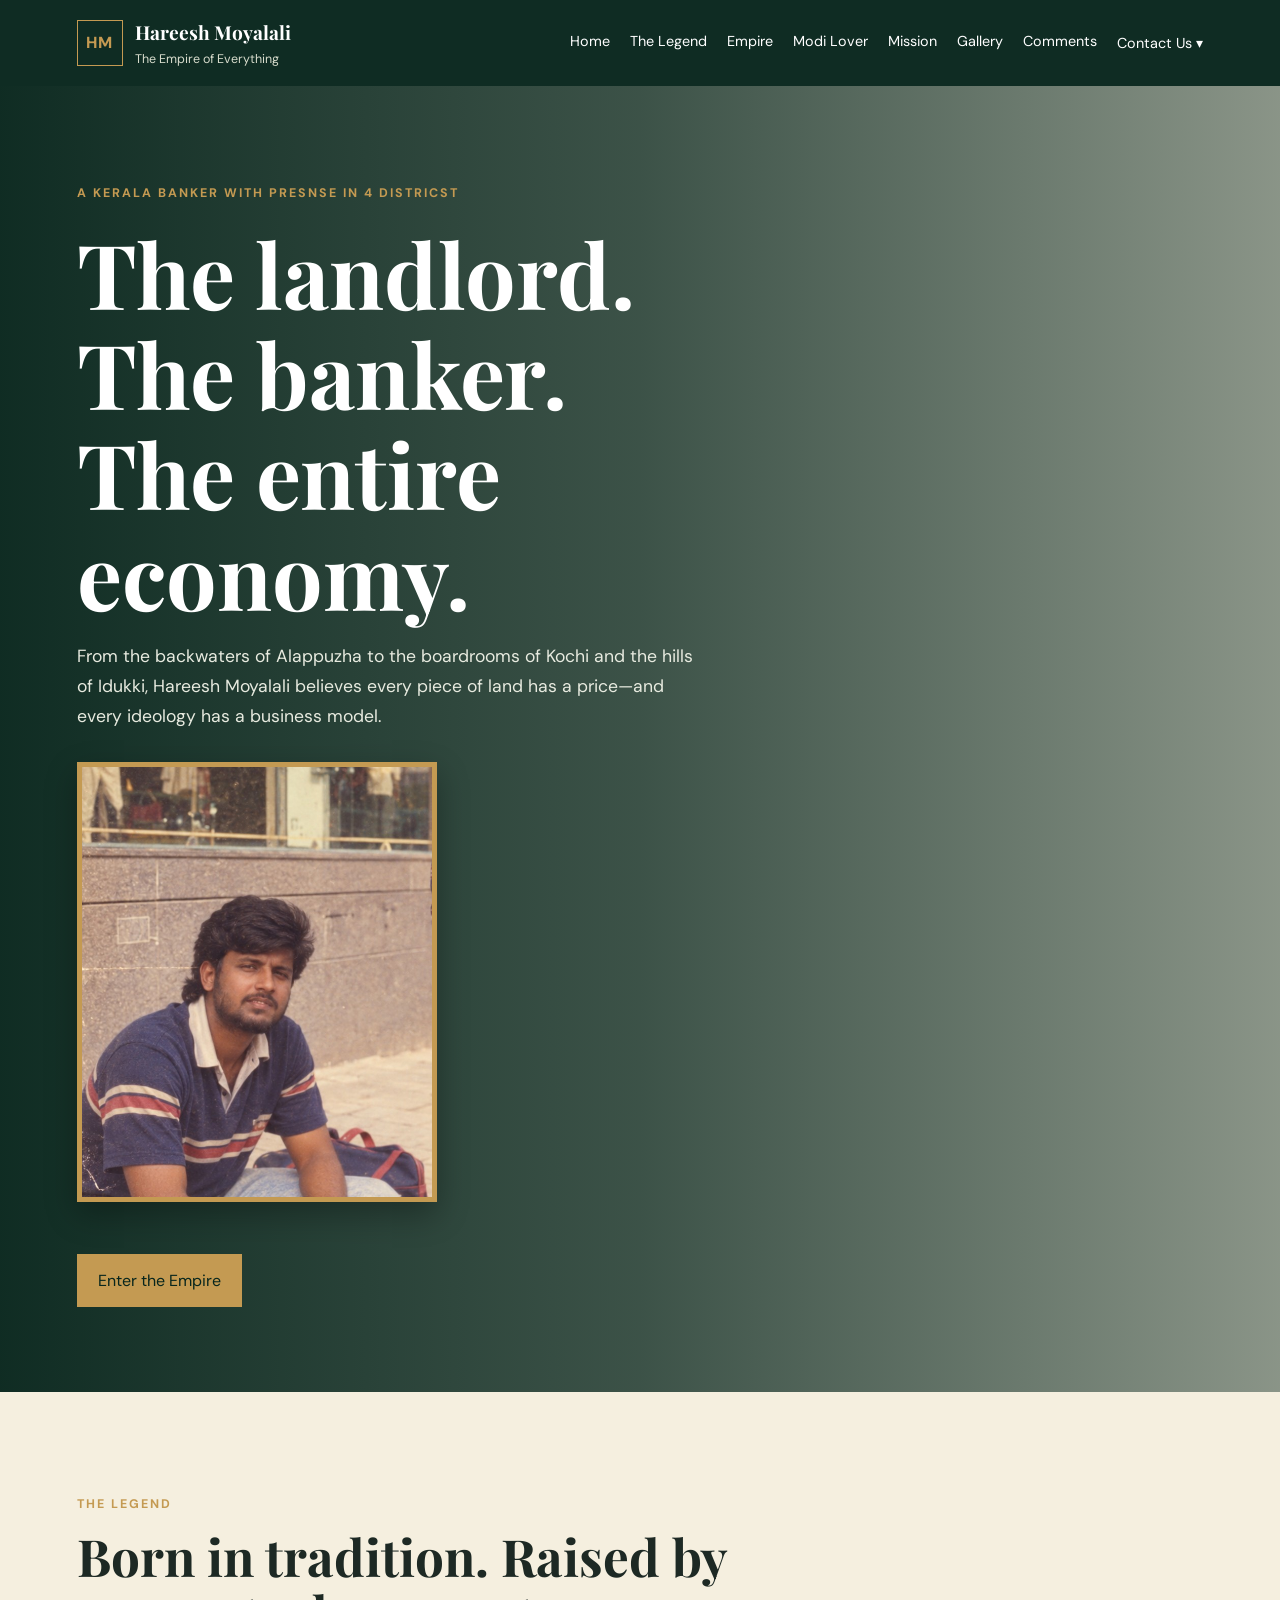
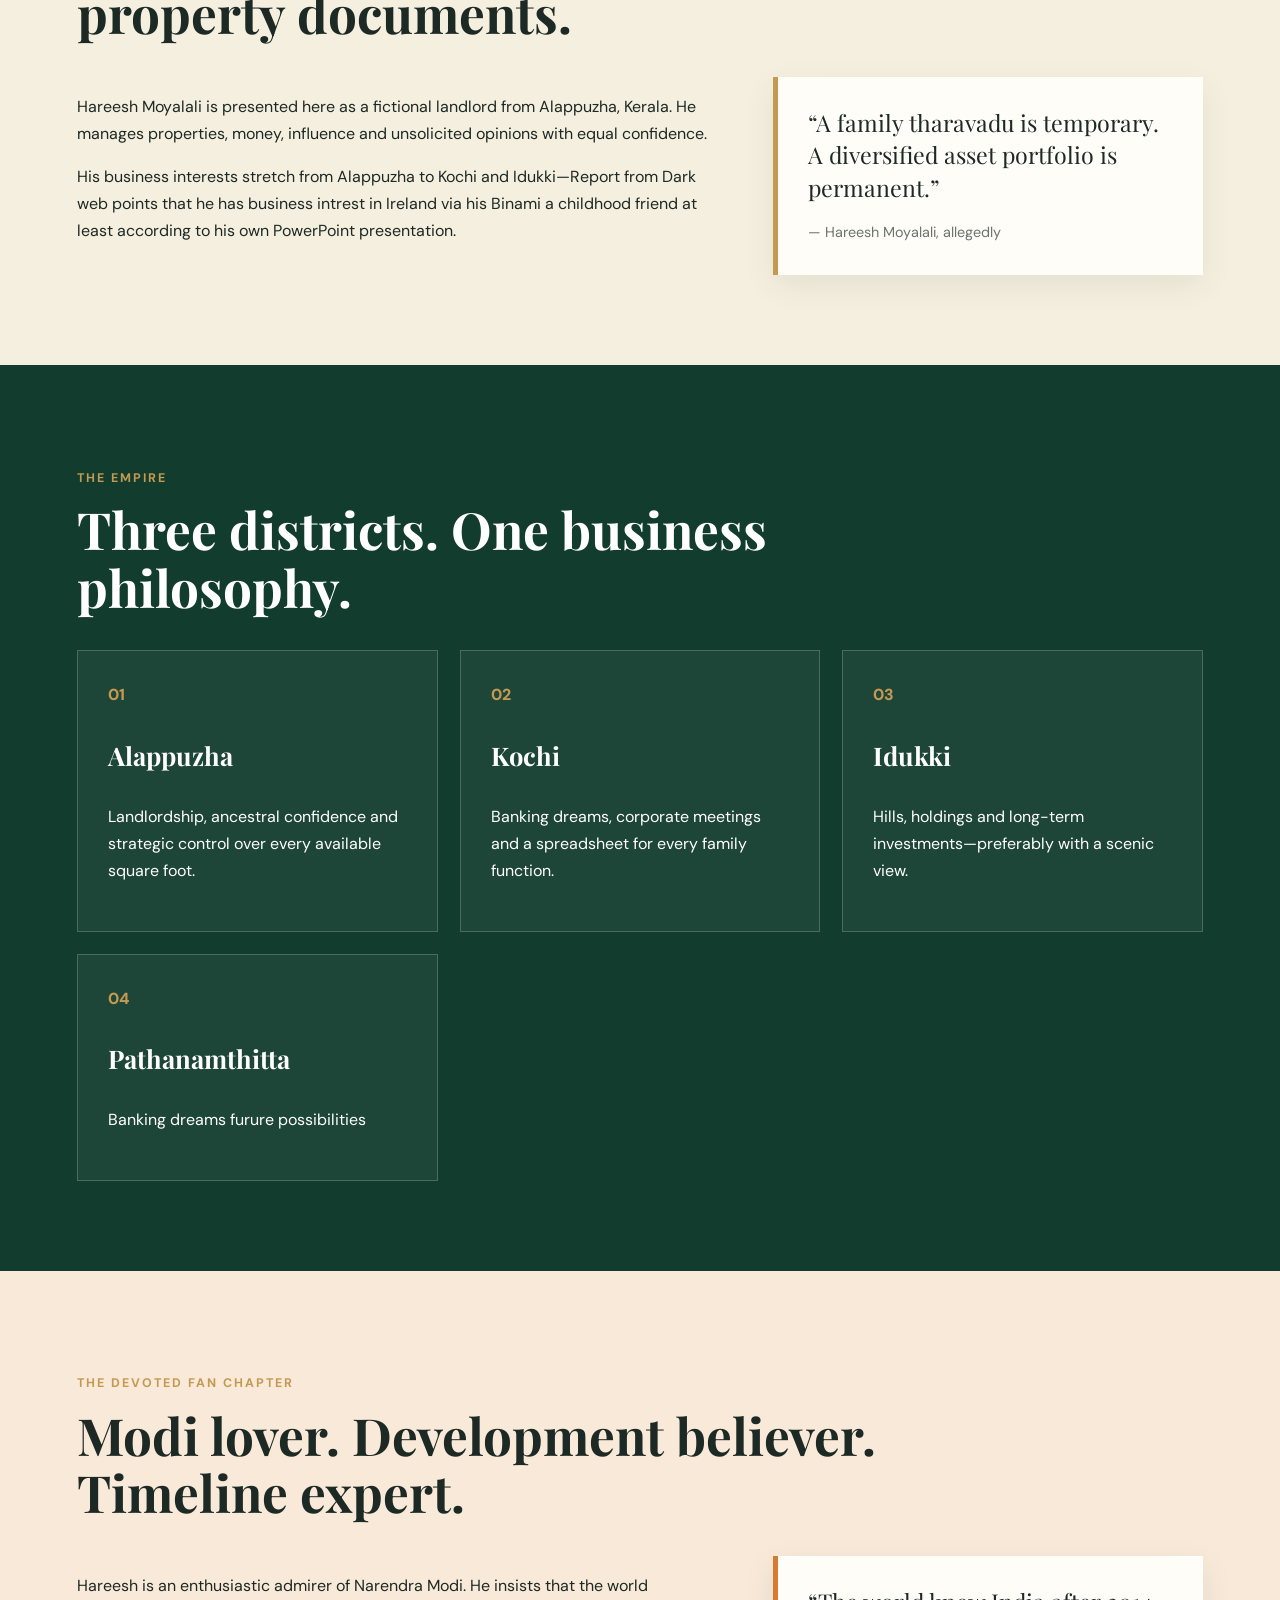
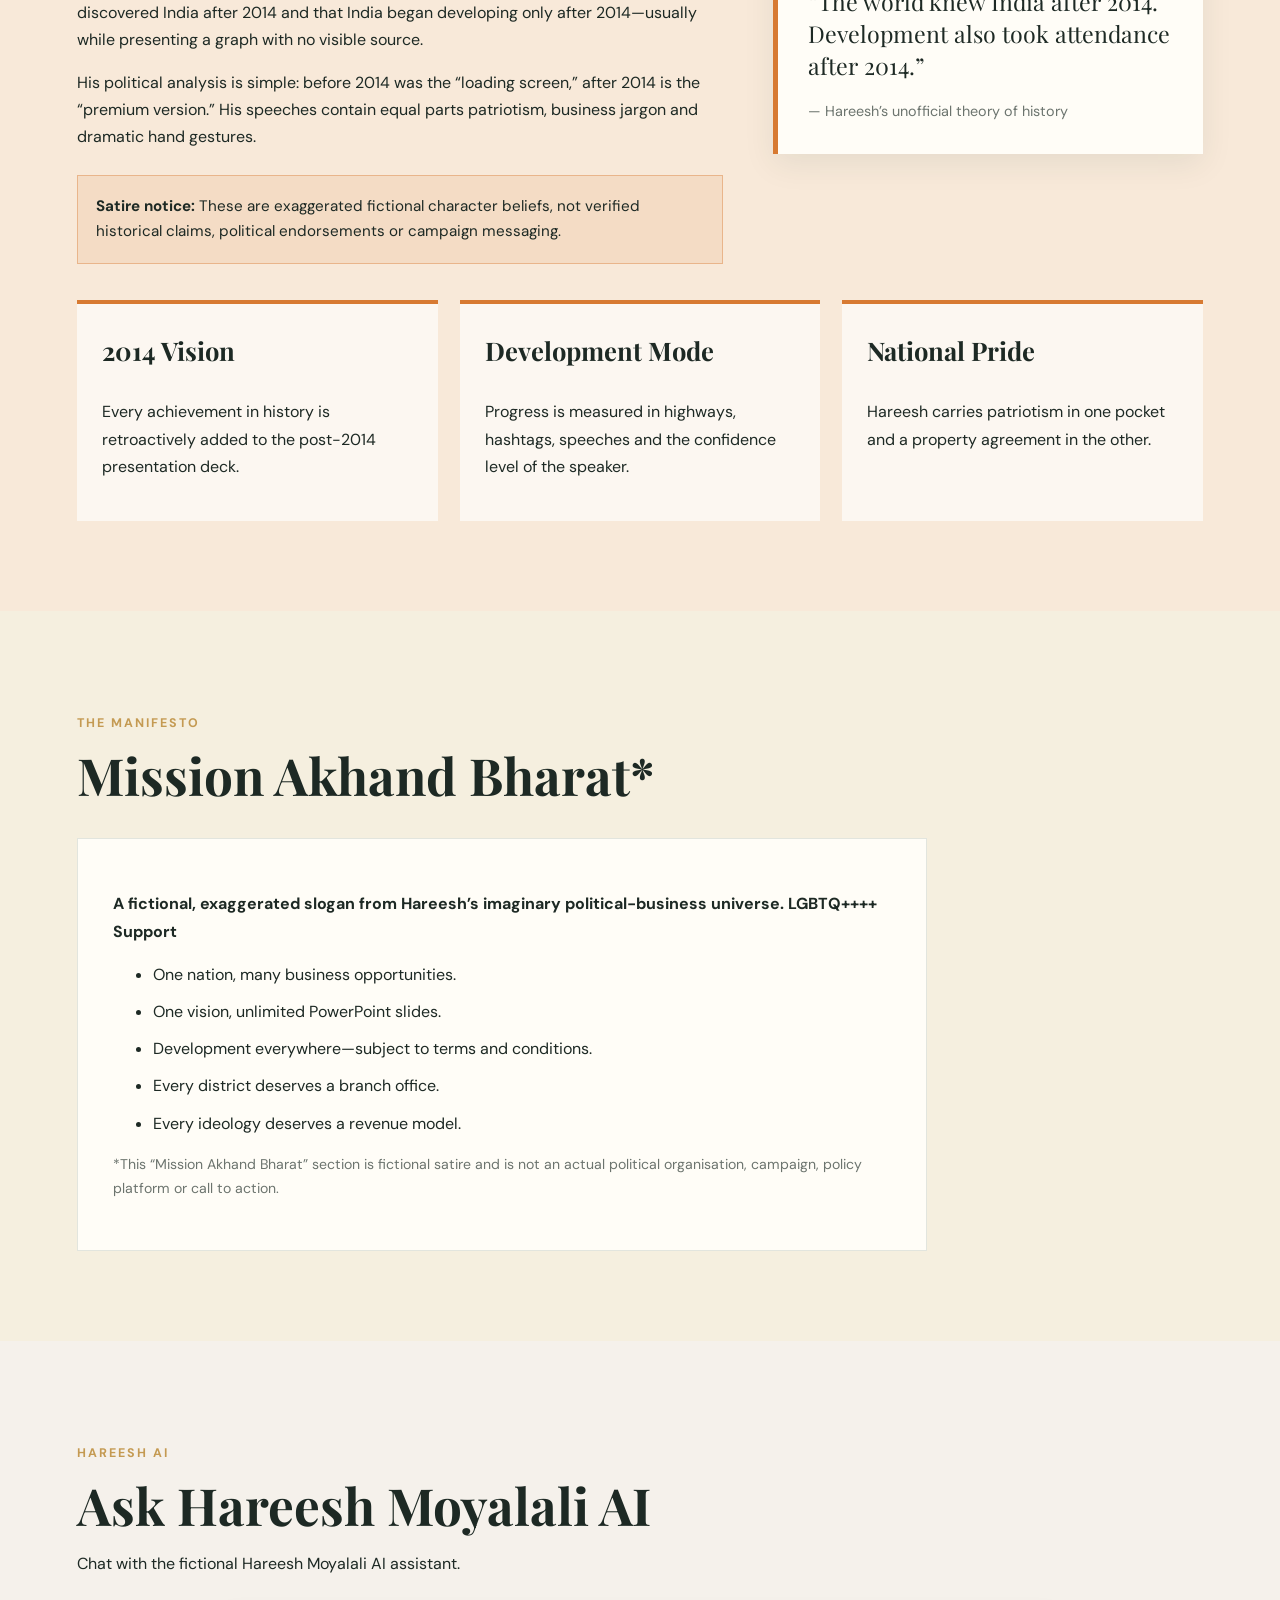
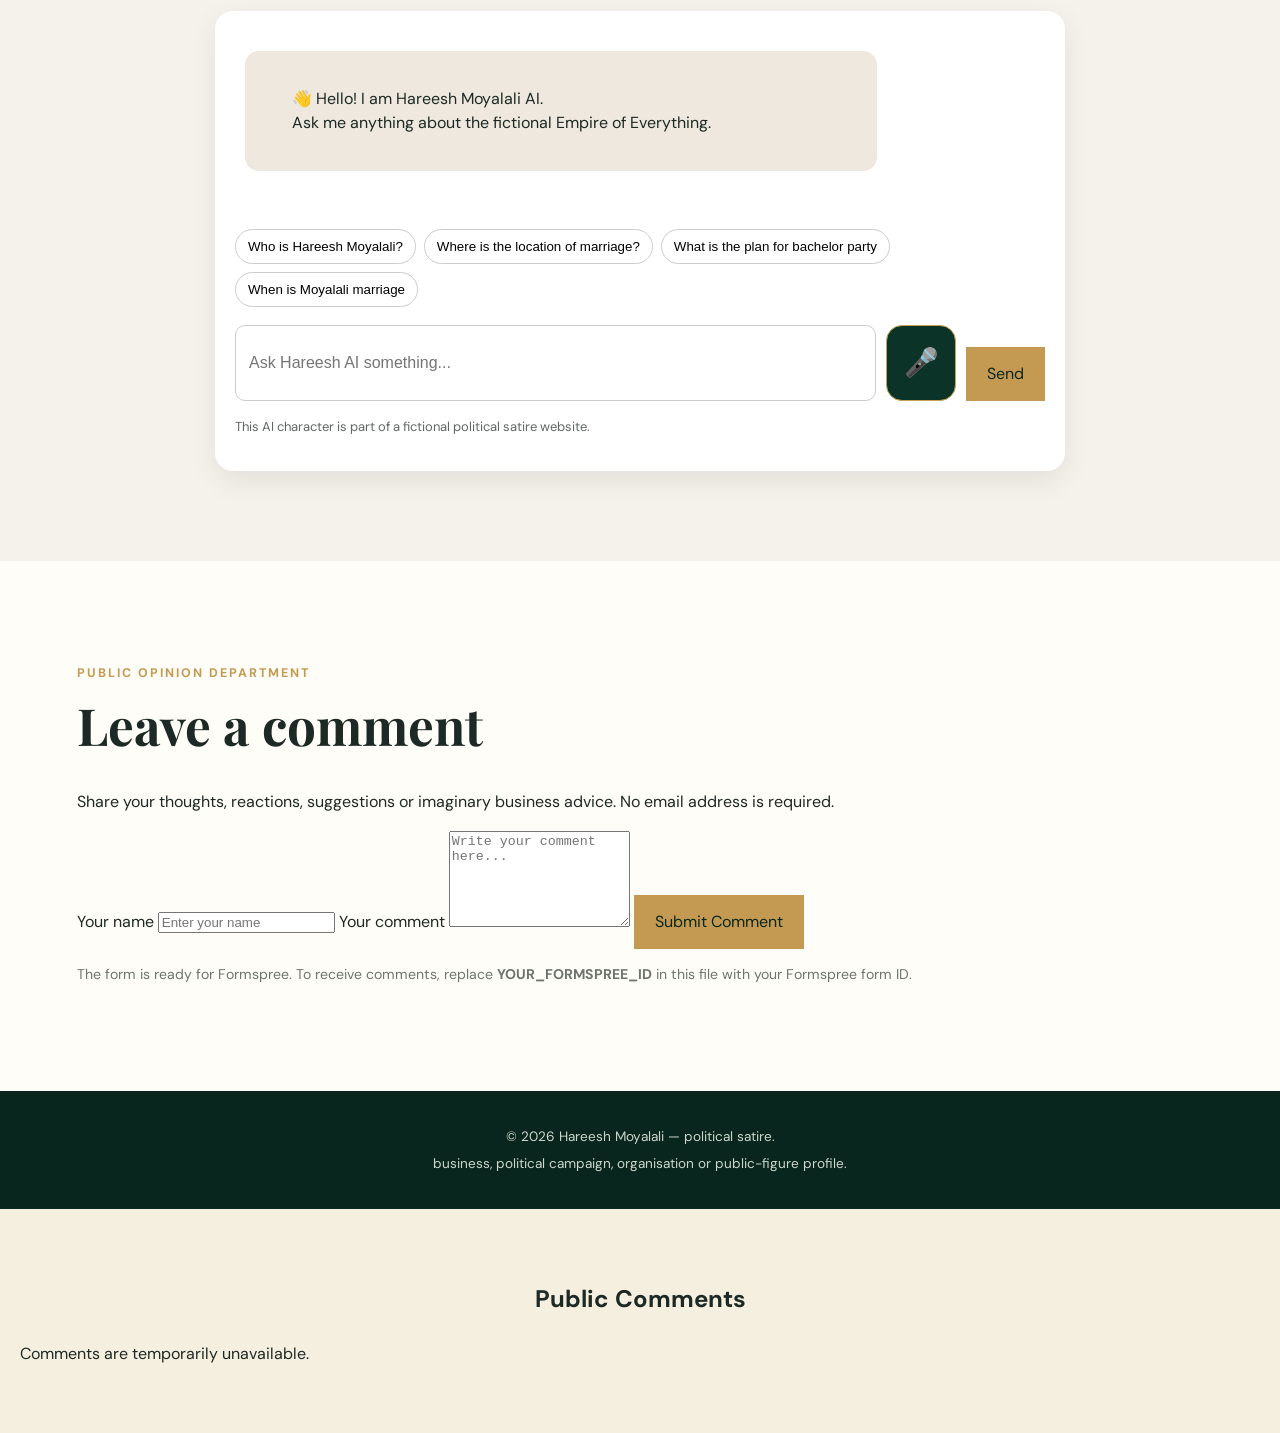
<file: index.html>
<!DOCTYPE html>
<html lang="en">
<head>
  <meta charset="UTF-8">
  <meta name="viewport" content="width=device-width, initial-scale=1.0">
  <title>Hareesh Moyalali | The Empire of Everything</title>
  <meta name="description" content="A  Kerala-inspired political satire website for Hareesh Moyalali.">
  <link rel="stylesheet" href="style.css">
</head>
<body>
  <header class="site-header">
    <div class="brand">
      <div class="brand-mark">HM</div>
      <div>
        <h1>Hareesh Moyalali</h1>
        <p>The Empire of Everything</p>
      </div>
    </div>
    <button class="menu-toggle" aria-label="Open menu">☰</button>
    <nav class="nav">
      <a href="#home">Home</a>
      <a href="#legend">The Legend</a>
      <a href="#empire">Empire</a>
      <a href="#modi">Modi Lover</a>
      <a href="#mission">Mission</a>
      <a href="gallery.html">Gallery</a>
      <a href="#comments">Comments</a>
     <div class="dropdown">
      <button class="dropdown-btn">Contact Us &#9662;</button>
      <div class="dropdown-content">
        <div class="dropdown-item">
          <strong>Europe Region</strong>
          <a href="tel:+3530874760156">+353 0874760156</a>
        </div>
        <div class="dropdown-item">
          <strong>Asian Region</strong>
          <a href="tel:+918075925081">+91 8075925081</a>
        </div>
      </div>
    </div>
    </nav>
  </header>

  <main>
    <section id="home" class="hero">
      <div class="hero-content">
        <p class="kicker">A Kerala banker with presnse in 4 Districst</p>
        <h2>The landlord.<br>The banker.<br>The entire economy.</h2>
        <p class="hero-text">
          From the backwaters of Alappuzha to the boardrooms of Kochi and the hills of Idukki,
          Hareesh Moyalali believes every piece of land has a price—and every ideology has a business model.
        </p>
        <img class="hero-photo" src="moyalali.png" alt="Hareesh Moyalali">
        <a class="button" href="#legend">Enter the Empire</a>
      </div>
    </section>

    <section id="legend" class="section">
      <div class="section-heading">
        <p class="kicker">The Legend</p>
        <h2>Born in tradition. Raised by property documents.</h2>
      </div>
      <div class="two-column">
        <div>
          <p>
            Hareesh Moyalali is presented here as a fictional landlord from Alappuzha, Kerala.
            He manages properties, money, influence and unsolicited opinions with equal confidence.
          </p>
          <p>
            His business interests stretch from Alappuzha to Kochi and Idukki—Report from Dark web points that he has business intrest in Ireland via his Binami a childhood friend
            at least according to his own PowerPoint presentation.
          </p>
        </div>
        <aside class="quote-card">
          <p>“A family tharavadu is temporary. A diversified asset portfolio is permanent.”</p>
          <span>— Hareesh Moyalali, allegedly</span>
        </aside>
      </div>
    </section>

    <section id="empire" class="section section-dark">
      <div class="section-heading">
        <p class="kicker">The Empire</p>
        <h2>Three districts. One business philosophy.</h2>
      </div>
      <div class="cards">
        <article class="card">
          <span class="card-number">01</span>
          <h3>Alappuzha</h3>
          <p>Landlordship, ancestral confidence and strategic control over every available square foot.</p>
        </article>
        <article class="card">
          <span class="card-number">02</span>
          <h3>Kochi</h3>
          <p>Banking dreams, corporate meetings and a spreadsheet for every family function.</p>
        </article>
        <article class="card">
          <span class="card-number">03</span>
          <h3>Idukki</h3>
          <p>Hills, holdings and long-term investments—preferably with a scenic view.</p>
        </article>
        <article class="card">
          <span class="card-number">04</span>
          <h3>Pathanamthitta</h3>
          <p>Banking dreams furure possibilities </p>
        </article>
      </div>
    </section>

    <section id="modi" class="section modi-section">
      <div class="section-heading">
        <p class="kicker">The Devoted Fan Chapter</p>
        <h2>Modi lover. Development believer. Timeline expert.</h2>
      </div>
      <div class="two-column">
        <div>
          <p>
             Hareesh is an enthusiastic admirer of Narendra Modi.
            He insists that the world discovered India after 2014 and that India began developing
            only after 2014—usually while presenting a graph with no visible source.
          </p>
          <p>
            His political analysis is simple: before 2014 was the “loading screen,”
            after 2014 is the “premium version.” His speeches contain equal parts patriotism,
            business jargon and dramatic hand gestures.
          </p>
          <div class="satire-note">
            <strong>Satire notice:</strong>
            These are exaggerated fictional character beliefs, not verified historical claims,
            political endorsements or campaign messaging.
          </div>
        </div>
        <aside class="quote-card saffron-card">
          <p>“The world knew India after 2014. Development also took attendance after 2014.”</p>
          <span>— Hareesh’s unofficial theory of history</span>
        </aside>
      </div>
      <div class="belief-grid">
        <div class="belief">
          <h3>2014 Vision</h3>
          <p>Every achievement in history is retroactively added to the post-2014 presentation deck.</p>
        </div>
        <div class="belief">
          <h3>Development Mode</h3>
          <p>Progress is measured in highways, hashtags, speeches and the confidence level of the speaker.</p>
        </div>
        <div class="belief">
          <h3>National Pride</h3>
          <p>Hareesh carries patriotism in one pocket and a property agreement in the other.</p>
        </div>
      </div>
    </section>

    <section id="mission" class="section">
      <div class="section-heading">
        <p class="kicker">The Manifesto</p>
        <h2>Mission Akhand Bharat*</h2>
      </div>
      <div class="manifesto-box">
        <p class="manifesto-lead">
          A fictional, exaggerated slogan from Hareesh’s imaginary political-business universe.

          LGBTQ++++ Support 
        </p>
        <ul>
          <li>One nation, many business opportunities.</li>
          <li>One vision, unlimited PowerPoint slides.</li>
          <li>Development everywhere—subject to terms and conditions.</li>
          <li>Every district deserves a branch office.</li>
          <li>Every ideology deserves a revenue model.</li>
        </ul>
        <p class="footnote">
          *This “Mission Akhand Bharat” section is fictional satire and is not an actual political
          organisation, campaign, policy platform or call to action.
        </p>
      </div>
    </section>
<!-- AI CHATBOT -->
<section id="ai-chatbot" class="section chatbot-section">

  <div class="section-heading">
    <p class="kicker">Hareesh AI</p>
    <h2>Ask Hareesh Moyalali AI</h2>
    <p>
      Chat with the fictional Hareesh Moyalali AI assistant.
    </p>
  </div>

  <div class="chatbot-box">

    <div id="chat-messages" class="chat-messages">
      <div class="chat-message bot">
        👋 Hello! I am Hareesh Moyalali AI.
        Ask me anything about the fictional Empire of Everything.
      </div>
    </div>

    <div class="quick-questions">

    <button type="button" class="quick-question">
        Who is Hareesh Moyalali?
    </button>

    <button type="button" class="quick-question">
        Where is the location of marriage?
    </button>

    <button type="button" class="quick-question">
        What is the plan for bachelor party
    </button>

    <button type="button" class="quick-question">
        When is Moyalali marriage
    </button>

    </div>

    <form id="chat-form" class="chat-form">

    <div class="input-row">

    <input
        id="chat-input"
        type="text"
        placeholder="Ask Hareesh AI something..."
        autocomplete="off"
        required
    >

    <button
        type="button"
        id="voice-button"
        aria-label="Ask by voice"
        title="Ask by voice"
    >
        🎤
    </button>

    </div>

      <button type="submit" class="button">
        Send
      </button>

    </form>

    <p class="chatbot-note">
      This AI character is part of a fictional political satire website.
    </p>

  </div>

</section>
<!-- END AI CHATBOT -->
    <section id="comments" class="section comments-section">
      <div class="section-heading">
        <p class="kicker">Public Opinion Department</p>
        <h2>Leave a comment</h2>
      </div>
      <p>
        Share your thoughts, reactions, suggestions or imaginary business advice.
        No email address is required.
      </p>

      <form action="https://formspree.io/f/mbglrenr" method="POST">
        <label for="name">Your name</label>
        <input type="text" id="name" name="name" placeholder="Enter your name" required>

        <label for="comment">Your comment</label>
        <textarea id="comment" name="comment" rows="6" placeholder="Write your comment here..." required></textarea>

        <input type="hidden" name="_subject" value="New comment on Hareesh Moyalali website">
        <button class="button" type="submit">Submit Comment</button>
      </form>

      <p class="form-note">
        The form is ready for Formspree. To receive comments, replace
        <strong>YOUR_FORMSPREE_ID</strong> in this file with your Formspree form ID.
      </p>
    </section>
  </main>

  <footer class="site-footer">
    <p>© <span id="year"></span> Hareesh Moyalali — political satire.</p>
    <p> business, political campaign, organisation or public-figure profile.</p>
  </footer>

<script src="script.js?v=20260926-2"></script>
<!-- PUBLIC COMMENTS -->

  <!-- PUBLIC COMMENTS -->
<div class="public-comments">
  <h2>Public Comments</h2>

  <div id="comments-list">
    <p>Loading comments...</p>
  </div>
</div>

<style>
  .public-comments {
    margin: 30px 0;
    padding: 20px;
  }

  .public-comments h2 {
    text-align: center;
    margin-bottom: 20px;
  }

  .comment-card {
    background: #f3eee6;
    border-radius: 15px;
    padding: 15px;
    margin-bottom: 12px;
  }

  .comment-name {
    font-weight: bold;
    margin-bottom: 6px;
  }

  .comment-text {
    line-height: 1.5;
  }
</style>

<script>
async function loadPublicComments() {
  const sheetUrl =
    "https://docs.google.com/spreadsheets/d/1rNZK8dlJXK3aw6lGooBpjcCa3qxFptdMvQ1Y3QDKEAo/gviz/tq?tqx=out:json&sheet=Form%20Responses%201";

  const container = document.getElementById("comments-list");

  try {
    const response = await fetch(sheetUrl);
    const text = await response.text();

    const jsonText = text.substring(
      text.indexOf("{"),
      text.lastIndexOf("}") + 1
    );

    const data = JSON.parse(jsonText);

    container.innerHTML = "";

    const rows = data.table.rows;

    if (!rows.length) {
      container.innerHTML = "<p>No comments yet.</p>";
      return;
    }

    rows.reverse().forEach(row => {
      const name = row.c[0]?.v || "Anonymous";
      const comment = row.c[1]?.v || "";

      const card = document.createElement("div");
      card.className = "comment-card";

      const nameElement = document.createElement("div");
      nameElement.className = "comment-name";
      nameElement.textContent = name;

      const commentElement = document.createElement("div");
      commentElement.className = "comment-text";
      commentElement.textContent = comment;

      card.appendChild(nameElement);
      card.appendChild(commentElement);

      container.appendChild(card);
    });

  } catch (error) {
    console.error("Comments loading error:", error);
    container.innerHTML =
      "<p>Comments are temporarily unavailable.</p>";
  }
}

loadPublicComments();
</script>


</body>
  
</html>
</file>
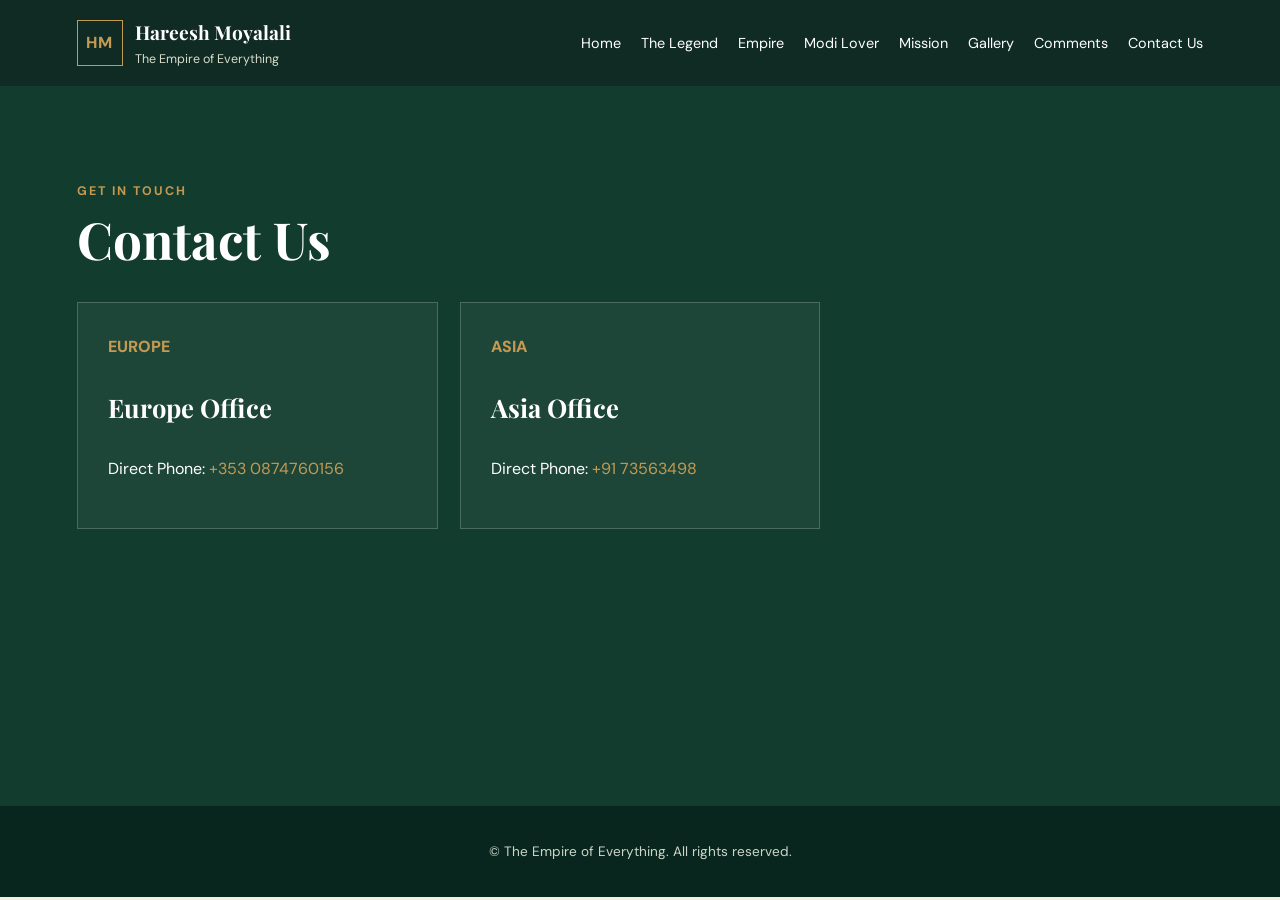
<file: Contact.html>
<!DOCTYPE html>
<html lang="en">
<head>
  <meta charset="UTF-8">
  <meta name="viewport" content="width=device-width, initial-scale=1.0">
  <title>Contact Us - The Empire of Everything</title>
  <link rel="stylesheet" href="style.css?v=2">
</head>
<body>

  <header class="site-header">
    <div class="brand">
      <div class="brand-mark">HM</div>
      <div>
        <h1>Hareesh Moyalali</h1>
        <p>The Empire of Everything</p>
      </div>
    </div>
    <nav class="nav">
      <a href="index.html#home">Home</a>
      <a href="index.html#legend">The Legend</a>
      <a href="index.html#empire">Empire</a>
      <a href="index.html#modi">Modi Lover</a>
      <a href="index.html#mission">Mission</a>
      <a href="gallery.html">Gallery</a>
      <a href="index.html#comments">Comments</a>
      <a href="contact.html">Contact Us</a>
    </nav>
  </header>

  <main>
    <section class="section section-dark" style="min-height: 80vh;">
      <div class="section-heading">
        <span class="kicker">Get in Touch</span>
        <h2>Contact Us</h2>
      </div>

      <div class="cards">
        <div class="card">
          <span class="card-number">EUROPE</span>
          <h3>Europe Office</h3>
          <p>Direct Phone: <a href="tel:+3530874760156" style="color: var(--gold); text-decoration: none;">+353 0874760156</a></p>
        </div>

        <div class="card">
          <span class="card-number">ASIA</span>
          <h3>Asia Office</h3>
          <p>Direct Phone: <a href="tel:+9173563498" style="color: var(--gold); text-decoration: none;">+91 73563498</a></p>
        </div>
      </div>
    </section>
  </main>

  <footer class="site-footer">
    <p>&copy; The Empire of Everything. All rights reserved.</p>
  </footer>

</body>
</html>
</file>
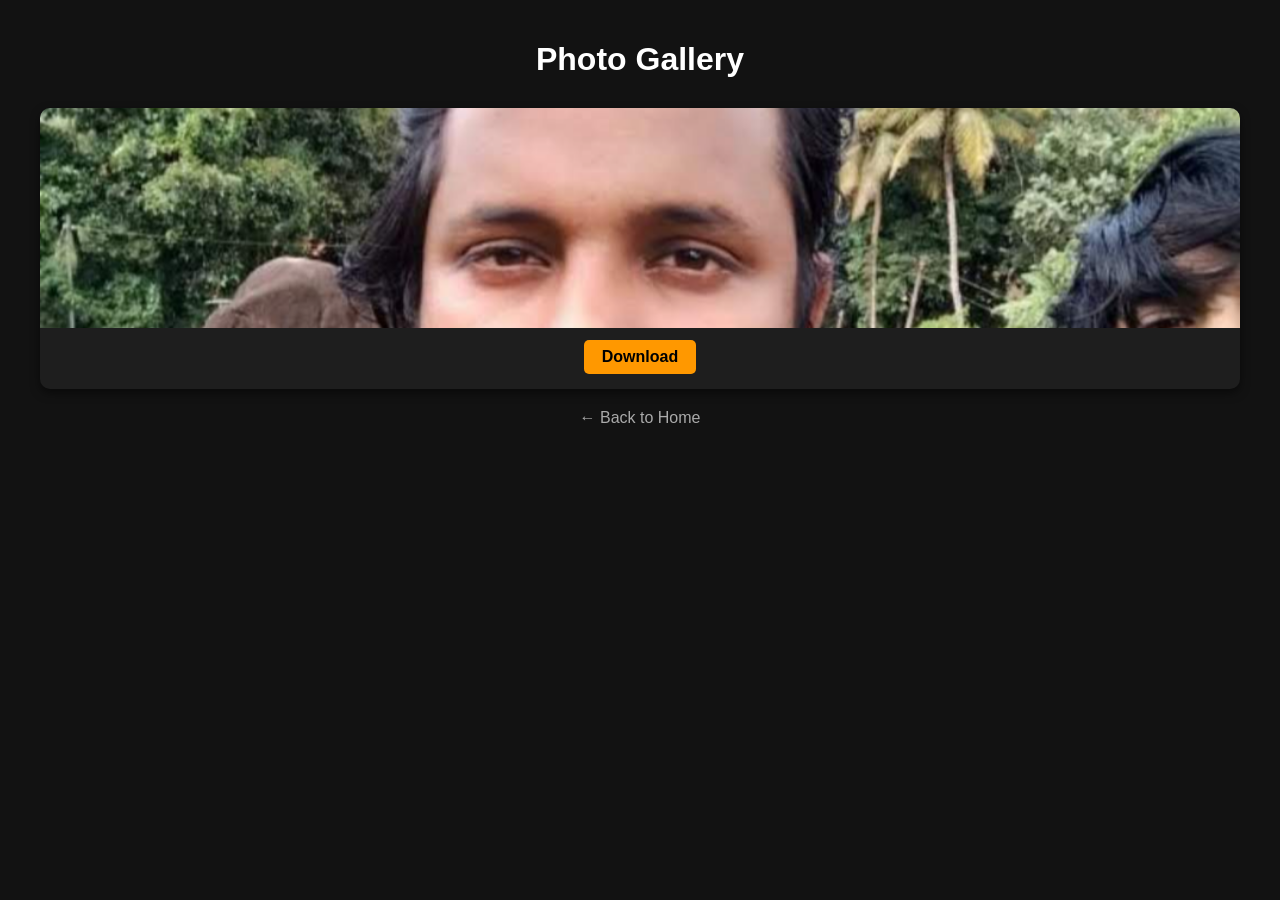
<file: gallery.html>
<!DOCTYPE html>
<html lang="en">
<head>
  <meta charset="UTF-8">
  <meta name="viewport" content="width=device-width, initial-scale=1.0">
  <title>Photo Gallery</title>
  <style>
    body {
      font-family: Arial, sans-serif;
      background-color: #121212;
      color: #ffffff;
      margin: 0;
      padding: 20px;
    }
    h1 {
      text-align: center;
      margin-bottom: 30px;
    }
    .gallery-grid {
      display: grid;
      grid-template-columns: repeat(auto-fit, minmax(250px, 1fr));
      gap: 20px;
      max-width: 1200px;
      margin: 0 auto;
    }
    .card {
      background: #1e1e1e;
      border-radius: 10px;
      overflow: hidden;
      box-shadow: 0 4px 10px rgba(0,0,0,0.5);
      display: flex;
      flex-direction: column;
      align-items: center;
      padding-bottom: 15px;
    }
    .card img {
      width: 100%;
      height: 220px;
      object-fit: cover;
    }
    .download-btn {
      margin-top: 12px;
      padding: 8px 18px;
      background-color: #ff9800;
      color: #000;
      font-weight: bold;
      text-decoration: none;
      border-radius: 5px;
    }
    .download-btn:hover {
      background-color: #e68a00;
    }
    .back-btn {
      display: block;
      width: fit-content;
      margin: 20px auto 0;
      color: #aaa;
      text-decoration: none;
    }
  </style>
</head>
<body>

  <h1>Photo Gallery</h1>

  <div class="gallery-grid">
    <!-- Update photo1.jpg to match your uploaded photo file name -->
    <div class="card">
  <img src="photo1.png" alt="Photo 1">
  <a href="photo1.png" download class="download-btn">Download</a>
</div>
  </div>

  <a href="index.html" class="back-btn">← Back to Home</a>

</body>
</html>
</file>
<file: style.css>
@import url('https://fonts.googleapis.com/css2?family=DM+Sans:wght@400;500;600;700&family=Playfair+Display:wght@600;700;800&display=swap');

:root {
  --green: #123c2d;
  --deep-green: #08261d;
  --cream: #f5efdf;
  --gold: #c49a52;
  --saffron: #d77a32;
  --ink: #1d2924;
  --muted: #6c746e;
  --white: #fffdf7;
}

* { box-sizing: border-box; }
html { scroll-behavior: smooth; }
body { margin: 0; color: var(--ink); background: var(--cream); font-family: "DM Sans", sans-serif; line-height: 1.7; }
.site-header { position: sticky; top: 0; z-index: 10; display: flex; align-items: center; justify-content: space-between; gap: 24px; padding: 16px 6%; background: rgba(8,38,29,.97); color: white; }
.brand { display: flex; align-items: center; gap: 12px; }
.brand-mark { display: grid; place-items: center; width: 46px; height: 46px; border: 1px solid var(--gold); color: var(--gold); font-weight: 800; letter-spacing: 1px; }
.brand h1 { margin: 0; font-family: "Playfair Display", serif; font-size: 1.2rem; }
.brand p { margin: 0; color: #d8dccc; font-size: .78rem; }
.nav { display: flex; gap: 20px; }
.nav a { color: white; text-decoration: none; font-size: .9rem; }
.nav a:hover { color: var(--gold); }
.menu-toggle { display: none; border: 1px solid var(--gold); background: transparent; color: white; padding: 8px 12px; font-size: 1.2rem; }
.hero { min-height: 720px; display: grid; align-items: center; background: linear-gradient(90deg, rgba(8,38,29,.97), rgba(8,38,29,.78), rgba(8,38,29,.45)); color: white; }
.hero-content { max-width: 820px; padding: 85px 6%; }
.kicker { color: var(--gold); text-transform: uppercase; letter-spacing: 2px; font-size: .78rem; font-weight: 700; }
.hero h2, .section-heading h2 { font-family: "Playfair Display", serif; line-height: 1.12; }
.hero h2 { margin: 18px 0; font-size: clamp(3rem, 7vw, 6.5rem); }
.hero-text { max-width: 620px; color: #e7eadf; font-size: 1.1rem; }
.hero-photo { display: block; width: min(100%, 360px); max-height: 440px; object-fit: cover; object-position: center 28%; margin: 30px 0; border: 5px solid var(--gold); box-shadow: 0 12px 30px rgba(0,0,0,.3); }
.button { display: inline-block; margin-top: 22px; padding: 12px 20px; background: var(--gold); color: var(--deep-green); text-decoration: none; font-weight: 800; border: 1px solid var(--gold); cursor: pointer; font: inherit; }
.button:hover { background: transparent; color: var(--gold); }
.section { padding: 90px 6%; }
.section-heading { max-width: 800px; margin-bottom: 34px; }
.section-heading h2 { margin: 8px 0 0; font-size: clamp(2.1rem, 4vw, 4rem); }
.two-column { display: grid; grid-template-columns: 1.2fr .8fr; gap: 50px; align-items: start; }
.quote-card { padding: 30px; background: var(--white); border-left: 5px solid var(--gold); box-shadow: 0 10px 30px rgba(18,60,45,.08); }
.quote-card p { margin: 0 0 14px; font-family: "Playfair Display", serif; font-size: 1.45rem; line-height: 1.4; }
.quote-card span { color: var(--muted); font-size: .9rem; }
.section-dark { background: var(--green); color: white; }
.cards, .belief-grid { display: grid; grid-template-columns: repeat(3, 1fr); gap: 22px; }
.card { padding: 30px; border: 1px solid rgba(255,255,255,.2); background: rgba(255,255,255,.05); }
.card-number { color: var(--gold); font-weight: 800; }
.card h3, .belief h3 { font-family: "Playfair Display", serif; font-size: 1.6rem; }
.modi-section { background: #f8e9d9; }
.saffron-card { border-left-color: var(--saffron); }
.satire-note { margin-top: 24px; padding: 18px; background: rgba(215,122,50,.12); border: 1px solid rgba(215,122,50,.4); font-size: .95rem; }
.belief-grid { margin-top: 36px; }
.belief { padding: 25px; background: rgba(255,255,255,.65); border-top: 4px solid var(--saffron); }
.belief h3 { margin-top: 0; }
.manifesto-box { max-width: 850px; padding: 35px; background: var(--white); border: 1px solid rgba(18,60,45,.12); }
.manifesto-lead { font-weight: 700; }
.manifesto-box li { margin: 10px 0; }
.footnote, .form-note { color: var(--muted); font-size: .88rem; }
.comments-section { background: #fffdf7; }
.comment-form { max-width: 720px; display: grid; gap: 10px; margin-top: 28px; }
.comment-form label { font-weight: 700; margin-top: 10px; }
.comment-form input, .comment-form textarea { width: 100%; border: 1px solid #c8cfc7; background: white; color: var(--ink); padding: 13px 14px; font: inherit; border-radius: 0; }
.comment-form input:focus, .comment-form textarea:focus { outline: 2px solid var(--gold); outline-offset: 2px; }
.comment-form button { width: fit-content; }
.site-footer { padding: 30px 6%; background: var(--deep-green); color: #cdd6cc; text-align: center; font-size: .85rem; }
.site-footer p { margin: 4px 0; }

@media (max-width: 800px) {
  .site-header { flex-wrap: wrap; }
  .menu-toggle { display: block; }
  .nav { display: none; width: 100%; flex-direction: column; gap: 12px; padding-top: 10px; }
  .nav.open { display: flex; }
  .hero { min-height: 620px; }
  .hero-content { padding: 70px 6%; }
  .two-column, .cards, .belief-grid { grid-template-columns: 1fr; }
  .section { padding: 65px 6%; }
}

/* ================================
   AI CHATBOT
================================ */

.chatbot-section {
  background: #f5f1eb;
}

.chatbot-box {
  max-width: 850px;
  margin: 30px auto 0;
  background: white;
  border-radius: 18px;
  padding: 20px;
  box-shadow: 0 10px 30px rgba(0,0,0,0.08);
}

.chat-messages {
  min-height: 180px;
  max-height: 420px;
  overflow-y: auto;
  padding: 10px;
  margin-bottom: 18px;
}

.chat-message {
  max-width: 80%;
  padding: 12px 15px;
  margin: 10px 0;
  border-radius: 14px;
  line-height: 1.5;
  white-space: pre-wrap;
}

.chat-message.bot {
  background: #eee8df;
  margin-right: auto;
}

.chat-message.user {
  background: #222;
  color: white;
  margin-left: auto;
}

.quick-questions {
  display: flex;
  flex-wrap: wrap;
  gap: 8px;
  margin-bottom: 18px;
}

.quick-question {
  border: 1px solid #ccc;
  background: white;
  padding: 9px 12px;
  border-radius: 20px;
  cursor: pointer;
}

.quick-question:hover {
  background: #eee;
}

.chat-form {
  display: flex;
  gap: 10px;
}

.chat-form input {
  flex: 1;
  padding: 13px;
  border: 1px solid #ccc;
  border-radius: 10px;
  font-size: 16px;
}

.chatbot-note {
  font-size: 13px;
  opacity: 0.7;
  margin-top: 15px;
}

@media (max-width: 600px) {
  .chatbot-box {
    padding: 14px;
  }

  .chat-message {
    max-width: 90%;
  }

  .chat-form {
    flex-direction: column;
  }

  .chat-form .button {
    width: 100%;
  }

  .quick-question {
    width: 100%;
  }
}
/* ================================
   CONTACT DROPDOWN MENU
================================ */

.dropdown {
  position: relative;
  display: inline-block;
}

.dropdown-btn {
  background: transparent;
  border: none;
  color: white;
  font-family: inherit;
  font-size: 0.9rem;
  cursor: pointer;
  padding: 0;
}

.dropdown-btn:hover {
  color: var(--gold);
}

.dropdown-content {
  display: none;
  position: absolute;
  right: 0;
  top: 100%;
  background-color: var(--deep-green);
  border: 1px solid var(--gold);
  min-width: 190px;
  box-shadow: 0px 8px 16px rgba(0,0,0,0.4);
  border-radius: 6px;
  z-index: 1000;
  padding: 10px;
  margin-top: 8px;
}

/* Reveal dropdown when hovering over container */
.dropdown:hover .dropdown-content,
.dropdown:focus-within .dropdown-content {
  display: block;
}

.dropdown-item {
  padding: 6px 8px;
  text-align: left;
}

.dropdown-item + .dropdown-item {
  border-top: 1px solid rgba(255,255,255,0.1);
  margin-top: 6px;
  padding-top: 10px;
}

.dropdown-item strong {
  display: block;
  font-size: 0.75rem;
  color: var(--gold);
  text-transform: uppercase;
  letter-spacing: 0.5px;
}

.dropdown-item a {
  color: white !important;
  text-decoration: none;
  font-size: 0.88rem;
  display: block;
  margin-top: 2px;
}

.dropdown-item a:hover {
  color: var(--gold) !important;
}
/* =====================================================
   VOICE INPUT BUTTON
===================================================== */

.input-row {
    width: 100%;
    display: flex;
    align-items: stretch;
    gap: 10px;
}

.input-row #chat-input {
    flex: 1;
}

#voice-button {
    width: 70px;
    min-width: 70px;

    border: 1px solid #c9a253;
    border-radius: 16px;

    background: #0c3328;
    color: white;

    font-size: 28px;
    cursor: pointer;

    transition:
        background 0.2s ease,
        transform 0.2s ease;
}

#voice-button:hover {
    background: #14513f;
}

#voice-button:active {
    transform: scale(0.96);
}

#voice-button.listening {
    background: #a33a3a;
    border-color: #a33a3a;
}

@media (max-width: 480px) {

    #voice-button {
        width: 62px;
        min-width: 62px;
        font-size: 25px;
    }

}
</file>
